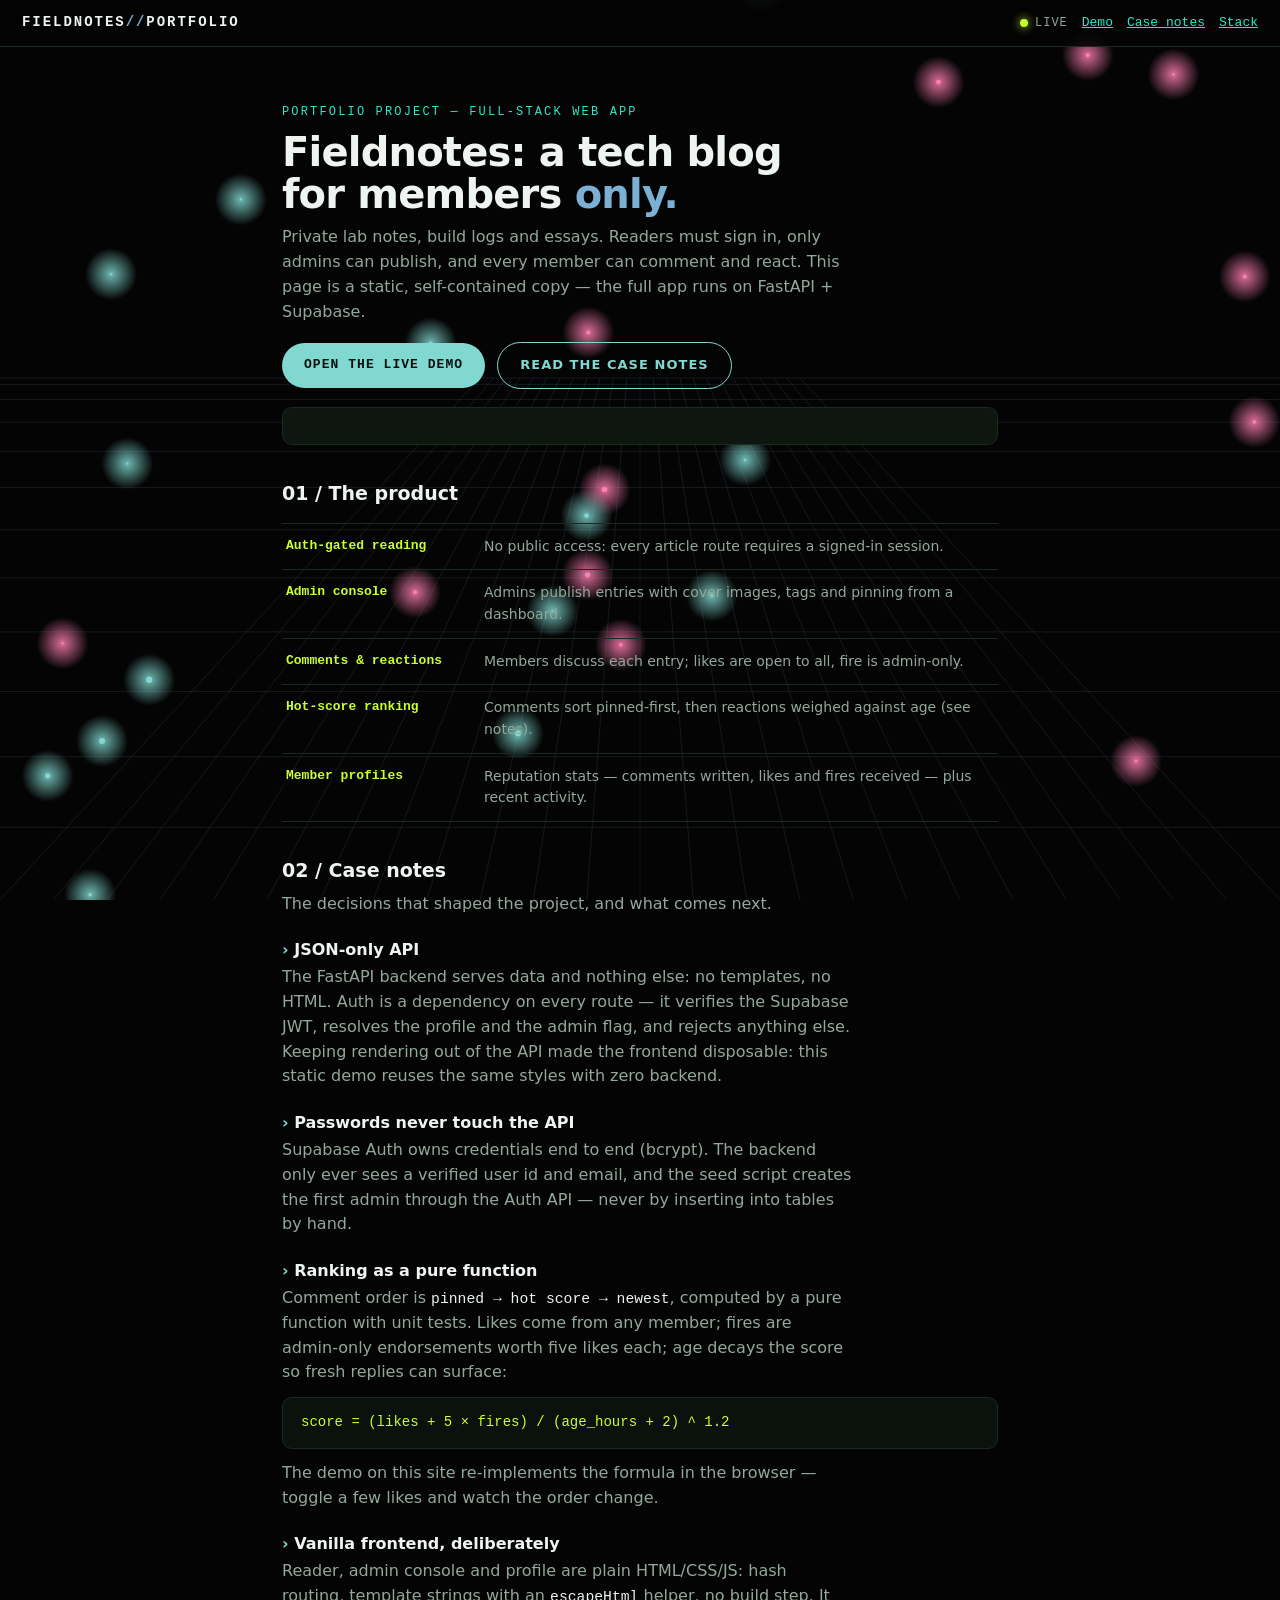
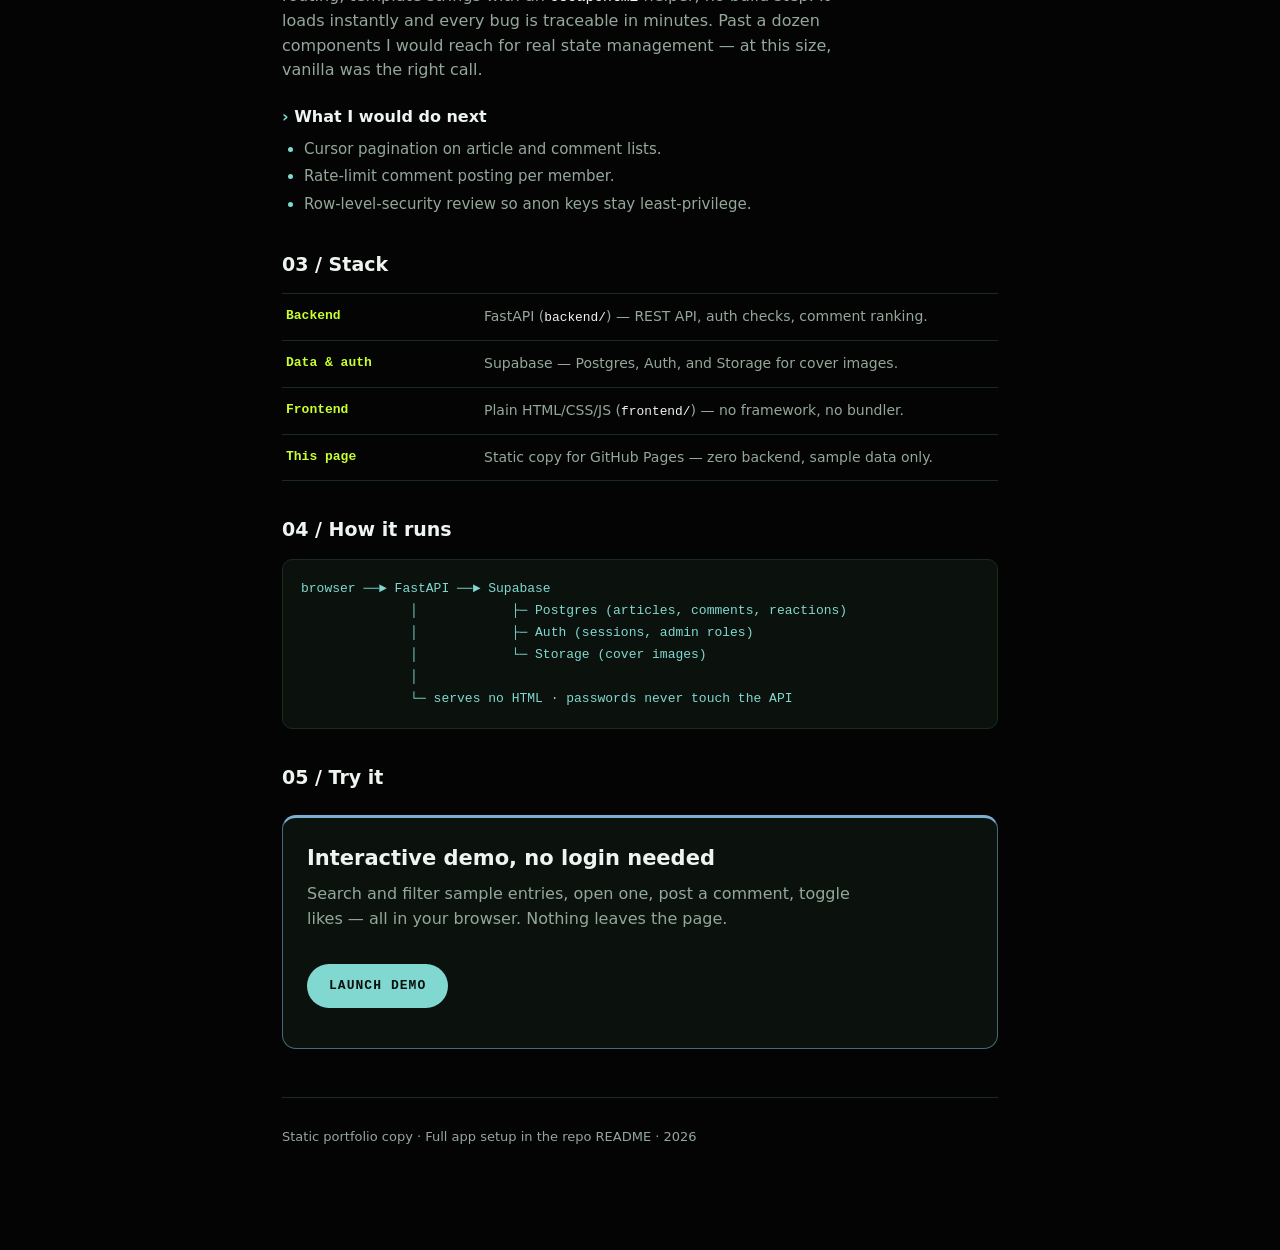
<file: docs/index.html>
<!DOCTYPE html>
<html lang="en">
<head>
<meta charset="UTF-8">
<meta name="viewport" content="width=device-width, initial-scale=1.0">
<title>Fieldnotes — Private Blog · Portfolio Project</title>
<meta name="description" content="Fieldnotes: a members-only tech blog. FastAPI + Supabase + vanilla JS. Portfolio case study with live static demo.">
<link rel="icon" href="data:image/svg+xml,%3Csvg xmlns='http://www.w3.org/2000/svg' viewBox='0 0 32 32'%3E%3Crect width='32' height='32' rx='6' fill='%23040404'/%3E%3Ctext x='16' y='23' font-family='monospace' font-size='18' font-weight='bold' fill='%23c8ff2e' text-anchor='middle'%3EF%3C/text%3E%3C/svg%3E">
<link rel="stylesheet" href="styles.css">
</head>
<body>
<a class="skip" href="#main">Skip to content</a>
<canvas id="bg" aria-hidden="true"></canvas>
<header class="topbar">
  <div class="brand">FIELDNOTES<b>//</b>PORTFOLIO</div>
  <nav aria-label="Sections">
    <span class="status"><i></i>LIVE</span>
    <a href="demo.html">Demo</a>
    <a href="#notes">Case notes</a>
    <a href="#stack">Stack</a>
  </nav>
</header>
<main id="main">
  <p class="kicker">Portfolio project — full-stack web app</p>
  <h1>Fieldnotes: a tech blog<br>for members <span class="hl">only.</span></h1>
  <p class="lede">Private lab notes, build logs and essays. Readers must sign in, only admins
  can publish, and every member can comment and react. This page is a static,
  self-contained copy — the full app runs on FastAPI + Supabase.</p>
  <p class="hero-cta">
    <a class="btn" href="demo.html">Open the live demo</a>
    <a class="btn-dashboard" href="#notes">Read the case notes</a>
  </p>
  <div class="ticker" aria-hidden="true"><span>FULL-STACK // FASTAPI + SUPABASE + VANILLA JS — AUTH REQUIRED — ADMIN PUBLISH ONLY —&nbsp;</span></div>

  <h2>01 / The product</h2>
  <dl class="rows">
    <div><dt>Auth-gated reading</dt><dd>No public access: every article route requires a signed-in session.</dd></div>
    <div><dt>Admin console</dt><dd>Admins publish entries with cover images, tags and pinning from a dashboard.</dd></div>
    <div><dt>Comments &amp; reactions</dt><dd>Members discuss each entry; likes are open to all, fire is admin-only.</dd></div>
    <div><dt>Hot-score ranking</dt><dd>Comments sort pinned-first, then reactions weighed against age (see notes).</dd></div>
    <div><dt>Member profiles</dt><dd>Reputation stats — comments written, likes and fires received — plus recent activity.</dd></div>
  </dl>

  <h2 id="notes">02 / Case notes</h2>
  <p class="lede">The decisions that shaped the project, and what comes next.</p>

  <h3 class="note-h">JSON-only API</h3>
  <p class="lede">The FastAPI backend serves data and nothing else: no templates, no HTML.
  Auth is a dependency on every route — it verifies the Supabase JWT, resolves
  the profile and the admin flag, and rejects anything else. Keeping rendering
  out of the API made the frontend disposable: this static demo reuses the same
  styles with zero backend.</p>

  <h3 class="note-h">Passwords never touch the API</h3>
  <p class="lede">Supabase Auth owns credentials end to end (bcrypt). The backend only ever
  sees a verified user id and email, and the seed script creates the first admin
  through the Auth API — never by inserting into tables by hand.</p>

  <h3 class="note-h">Ranking as a pure function</h3>
  <p class="lede">Comment order is <code>pinned → hot score → newest</code>, computed by a
  pure function with unit tests. Likes come from any member; fires are
  admin-only endorsements worth five likes each; age decays the score so fresh
  replies can surface:</p>
  <pre class="code">score = (likes + 5 × fires) / (age_hours + 2) ^ 1.2</pre>
  <p class="lede">The demo on this site re-implements the formula in the browser — toggle a
  few likes and watch the order change.</p>

  <h3 class="note-h">Vanilla frontend, deliberately</h3>
  <p class="lede">Reader, admin console and profile are plain HTML/CSS/JS: hash routing,
  template strings with an <code>escapeHtml</code> helper, no build step. It loads
  instantly and every bug is traceable in minutes. Past a dozen components I
  would reach for real state management — at this size, vanilla was the right call.</p>

  <h3 class="note-h">What I would do next</h3>
  <ul class="next">
    <li>Cursor pagination on article and comment lists.</li>
    <li>Rate-limit comment posting per member.</li>
    <li>Row-level-security review so anon keys stay least-privilege.</li>
  </ul>

  <h2 id="stack">03 / Stack</h2>
  <dl class="rows">
    <div><dt>Backend</dt><dd>FastAPI (<code>backend/</code>) — REST API, auth checks, comment ranking.</dd></div>
    <div><dt>Data &amp; auth</dt><dd>Supabase — Postgres, Auth, and Storage for cover images.</dd></div>
    <div><dt>Frontend</dt><dd>Plain HTML/CSS/JS (<code>frontend/</code>) — no framework, no bundler.</dd></div>
    <div><dt>This page</dt><dd>Static copy for GitHub Pages — zero backend, sample data only.</dd></div>
  </dl>

  <h2 id="how">04 / How it runs</h2>
  <pre class="arch">browser ──► FastAPI ──► Supabase
              │            ├─ Postgres (articles, comments, reactions)
              │            ├─ Auth (sessions, admin roles)
              │            └─ Storage (cover images)
              │
              └─ serves no HTML · passwords never touch the API</pre>

  <h2>05 / Try it</h2>
  <section class="card accent-top">
    <h3 class="card-title">Interactive demo, no login needed</h3>
    <p class="lede">Search and filter sample entries, open one, post a comment, toggle likes —
    all in your browser. Nothing leaves the page.</p>
    <p><a class="btn" href="demo.html">Launch demo</a></p>
  </section>

  <footer class="foot">
    <p class="meta">Static portfolio copy · Full app setup in the repo README · 2026</p>
  </footer>
</main>
<script src="background.js"></script>
</body>
</html>
</file>
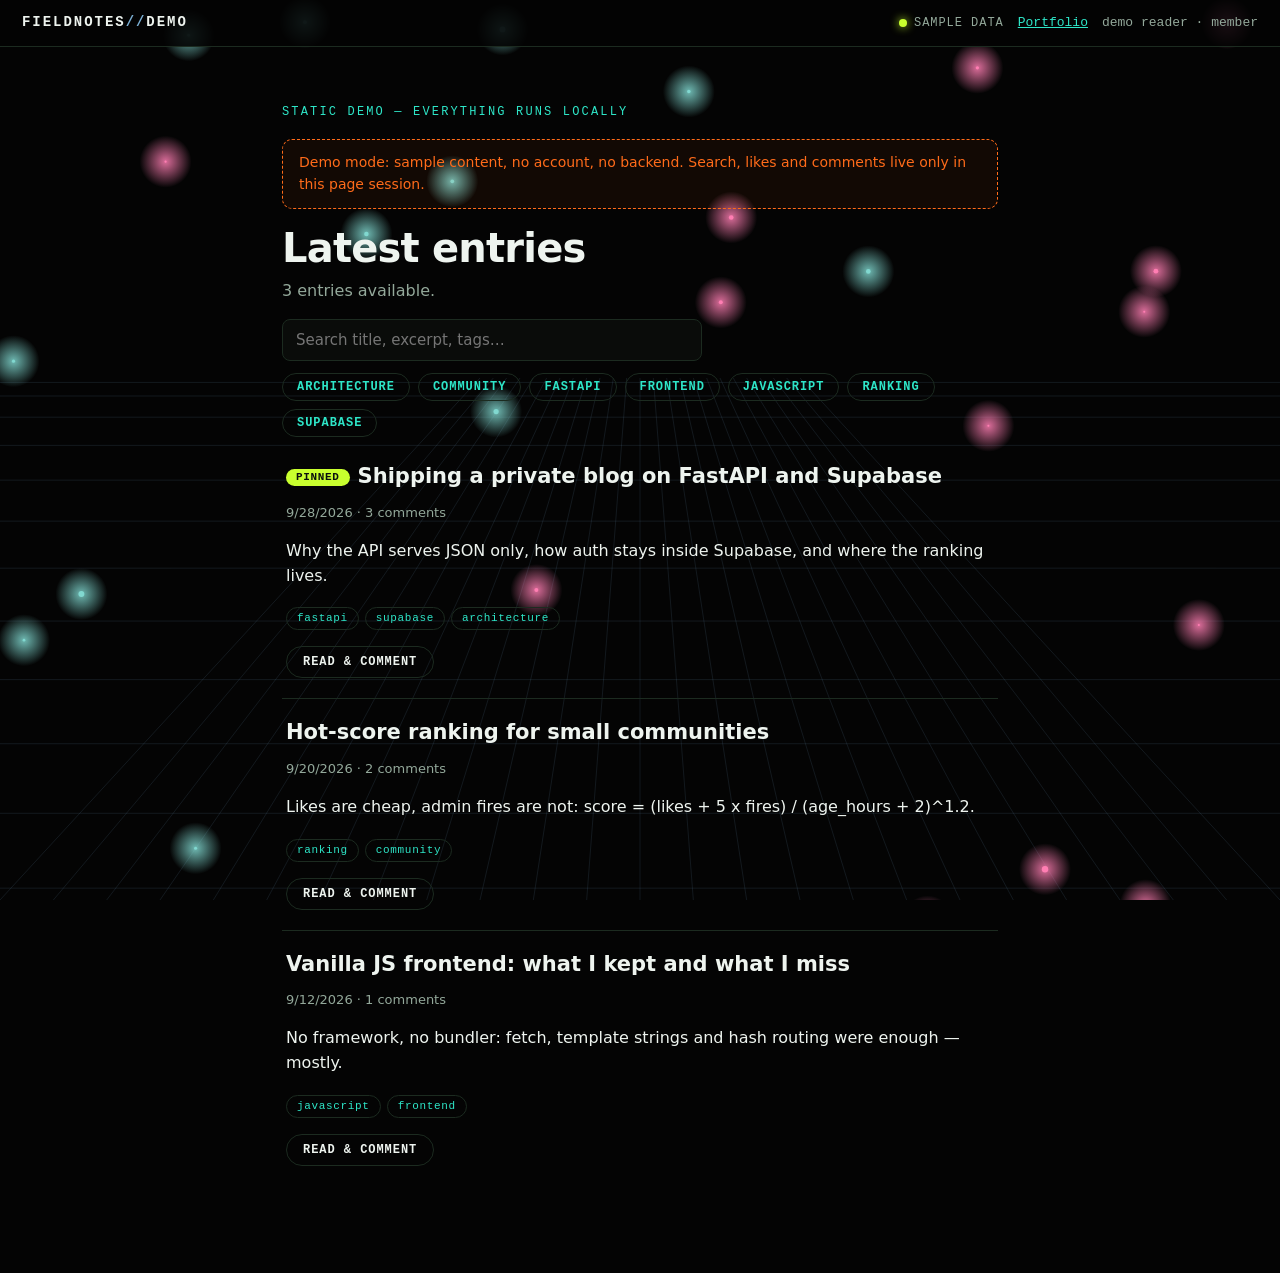
<file: docs/demo.html>
<!DOCTYPE html>
<html lang="en">
<head>
<meta charset="UTF-8">
<meta name="viewport" content="width=device-width, initial-scale=1.0">
<title>Demo — Fieldnotes</title>
<meta name="description" content="Static demo of the Fieldnotes private blog: search and filter sample articles, read, comment and react — fully in the browser.">
<link rel="icon" href="data:image/svg+xml,%3Csvg xmlns='http://www.w3.org/2000/svg' viewBox='0 0 32 32'%3E%3Crect width='32' height='32' rx='6' fill='%23040404'/%3E%3Ctext x='16' y='23' font-family='monospace' font-size='18' font-weight='bold' fill='%23c8ff2e' text-anchor='middle'%3EF%3C/text%3E%3C/svg%3E">
<link rel="stylesheet" href="styles.css">
</head>
<body>
<a class="skip" href="#main">Skip to content</a>
<canvas id="bg" aria-hidden="true"></canvas>
<header class="topbar">
  <div class="brand">FIELDNOTES<b>//</b>DEMO</div>
  <nav aria-label="Sections">
    <span class="status"><i></i>SAMPLE DATA</span>
    <a href="index.html">Portfolio</a>
    <span id="whoami" class="meta">demo reader · member</span>
  </nav>
</header>
<main id="main">
  <p class="kicker">Static demo — everything runs locally</p>
  <div class="demo-banner">Demo mode: sample content, no account, no backend. Search, likes and
  comments live only in this page session.</div>

  <section id="articlesView" aria-label="Articles">
    <h1>Latest entries</h1>
    <p class="lede" id="countLine"></p>
    <div class="filters">
      <label class="visually-hidden" for="searchInput">Search entries</label>
      <input id="searchInput" type="search" placeholder="Search title, excerpt, tags…" autocomplete="off">
      <div id="tagBar" class="tagbar" role="group" aria-label="Filter by tag"></div>
    </div>
    <div id="articles"></div>
  </section>

  <section id="detailView" aria-label="Article" hidden>
    <button id="backBtn" class="secondary small">← Back to entries</button>
    <article id="detail" class="detail"></article>
    <h2>Comments</h2>
    <p class="meta">Ranked pinned-first, then hot score, then newest — same formula as the API.</p>
    <form id="commentForm" class="card">
      <label for="commentBody">Join the discussion</label>
      <textarea id="commentBody" required maxlength="2000" placeholder="Share your take…"></textarea>
      <div id="commentError" class="error" role="alert"></div>
      <button type="submit" id="commentBtn">Post comment</button>
    </form>
    <div id="comments"></div>
  </section>
</main>
<script src="background.js"></script>
<script src="demo-data.js"></script>
<script src="demo.js"></script>
</body>
</html>
</file>
<file: docs/styles.css>
:root {
  --bg: #040404;
  --panel: #0b120d;
  --panel-2: #0e1610;
  --ink: #eef4ef;
  --muted: #93a89a;
  --line: #1c2b20;
  --lime: #c8ff2e;
  --tang: #ff6b1a;
  --cyan: #2ee6c8;
  --azure: #7bafd4;
  --tiffany: #81d8d0;
  --pink: #ff7eb3;
  --max: 760px;
}

* { box-sizing: border-box; }

html, body { height: 100%; }

body {
  margin: 0;
  background: var(--bg);
  color: var(--ink);
  font-family: system-ui, -apple-system, "Segoe UI", sans-serif;
  line-height: 1.55;
  overflow-x: hidden;
}

#bg {
  position: fixed;
  inset: 0;
  width: 100%;
  height: 100%;
  z-index: -1;
  display: block;
}

.topbar {
  position: sticky;
  top: 0;
  z-index: 5;
  display: flex;
  justify-content: space-between;
  align-items: center;
  padding: 12px 22px;
  background: rgba(4, 4, 4, 0.9);
  border-bottom: 1px solid var(--line);
}

.brand {
  font-family: ui-monospace, "Cascadia Code", Menlo, Consolas, monospace;
  font-weight: 700;
  font-size: 14px;
  letter-spacing: 0.14em;
  text-transform: uppercase;
}

.brand b { color: var(--azure); font-weight: 700; }

.topbar nav {
  display: flex;
  gap: 14px;
  align-items: center;
  font-size: 13px;
  font-family: ui-monospace, Menlo, Consolas, monospace;
}

.status {
  display: inline-flex;
  align-items: center;
  gap: 7px;
  color: var(--muted);
  font-size: 12px;
  letter-spacing: 0.08em;
}

.status i {
  width: 8px;
  height: 8px;
  border-radius: 50%;
  background: var(--lime);
  box-shadow: 0 0 10px var(--lime);
  animation: blink 2.2s infinite;
}

@keyframes blink {
  0%, 100% { opacity: 1; }
  50% { opacity: 0.35; }
}

main {
  max-width: var(--max);
  margin: 0 auto;
  padding: 56px 22px 90px;
}

.kicker {
  font-family: ui-monospace, Menlo, Consolas, monospace;
  font-size: 12px;
  letter-spacing: 0.18em;
  color: var(--cyan);
  text-transform: uppercase;
  margin: 0 0 10px;
}

h1 {
  font-size: 40px;
  line-height: 1.05;
  margin: 0 0 10px;
  font-weight: 800;
  letter-spacing: -0.02em;
}

h1 .hl { color: var(--azure); }

h2 {
  font-size: 19px;
  margin: 34px 0 6px;
  font-weight: 700;
}

.lede {
  color: var(--muted);
  font-size: 16px;
  margin: 0 0 6px;
  max-width: 56ch;
}

.card {
  background: var(--panel);
  border: 1px solid rgba(123, 175, 212, 0.55);
  border-radius: 14px;
  padding: 24px;
  margin: 22px 0;
}

.card.accent-top { border-top: 3px solid var(--azure); }
.card.warm-top { border-top: 3px solid var(--pink); }

.card-title { margin: 0 0 8px; font-size: 21px; }

label {
  display: block;
  font-family: ui-monospace, Menlo, Consolas, monospace;
  font-size: 12px;
  letter-spacing: 0.06em;
  text-transform: uppercase;
  color: var(--muted);
  margin: 14px 0 6px;
}

input, textarea {
  width: 100%;
  background: #0a0c0a;
  border: 1px solid var(--line);
  border-radius: 8px;
  padding: 11px 13px;
  font-size: 15px;
  color: var(--ink);
  font-family: system-ui, sans-serif;
}

input:focus, textarea:focus {
  outline: none;
  border-color: var(--azure);
}

textarea { min-height: 150px; resize: vertical; }

button, .btn {
  font-family: ui-monospace, Menlo, Consolas, monospace;
  font-size: 13px;
  font-weight: 700;
  letter-spacing: 0.08em;
  text-transform: uppercase;
  background: var(--tiffany);
  color: #0b100e;
  border: none;
  border-radius: 999px;
  padding: 12px 22px;
  cursor: pointer;
  margin-top: 16px;
  text-decoration: none;
  display: inline-block;
}

button:hover, .btn:hover { background: var(--pink); color: #0b100e; }
button:active { transform: translateY(1px); }

button.secondary {
  background: transparent;
  color: var(--ink);
  border: 1px solid var(--line);
  border-radius: 999px;
}

button.secondary:hover { border-color: var(--cyan); }

.btn-dashboard {
  display: inline-block;
  border: 1px solid var(--tiffany);
  color: var(--tiffany);
  border-radius: 999px;
  padding: 7px 18px;
  text-decoration: none;
  font-weight: 700;
  font-size: 12px;
  letter-spacing: 0.08em;
  text-transform: uppercase;
}

.btn-dashboard:hover {
  background: var(--pink);
  border-color: var(--pink);
  color: #0b100e;
}

a { color: var(--cyan); }

.error { color: #ff8a7a; font-size: 14px; min-height: 20px; }
.meta { color: var(--muted); font-size: 13px; }

.article {
  border-top: 1px solid var(--line);
  padding: 20px 4px;
}

.article:first-of-type { border-top: none; }

.article h3 {
  margin: 0 0 4px;
  font-size: 21px;
  line-height: 1.25;
}

.tag {
  display: inline-block;
  font-family: ui-monospace, monospace;
  font-size: 11px;
  letter-spacing: 0.06em;
  border: 1px solid var(--line);
  border-radius: 999px;
  padding: 2px 10px;
  margin-right: 6px;
  color: var(--cyan);
}

.ticker {
  overflow: hidden;
  white-space: nowrap;
  border: 1px solid var(--line);
  border-radius: 10px;
  background: var(--panel-2);
  padding: 9px 0;
  margin: 18px 0;
  font-family: ui-monospace, monospace;
  font-size: 12px;
  letter-spacing: 0.1em;
  color: var(--muted);
}

.ticker span {
  display: inline-block;
  padding-left: 100%;
  animation: tick 22s linear infinite;
}

@keyframes tick {
  from { transform: translateX(0); }
  to { transform: translateX(-100%); }
}

@media (prefers-reduced-motion: reduce) {
  .ticker span, .status i { animation: none; }
}

@media (max-width: 560px) {
  h1 { font-size: 30px; }
  .card { padding: 18px; }
}

.pin-badge {
  display: inline-block;
  font-family: ui-monospace, monospace;
  font-size: 11px;
  font-weight: 700;
  letter-spacing: 0.06em;
  text-transform: uppercase;
  color: #0b100e;
  background: var(--lime);
  border-radius: 999px;
  padding: 2px 10px;
  margin-right: 8px;
  vertical-align: middle;
}

button.small {
  padding: 8px 16px;
  margin-top: 0;
  font-size: 12px;
  flex-shrink: 0;
}

button:disabled {
  opacity: 0.55;
  cursor: wait;
}

[hidden] { display: none !important; }

.detail .body {
  white-space: pre-line;
  overflow-wrap: anywhere;
  margin-top: 14px;
}

#backBtn {
  margin-bottom: 18px;
}

#commentBody {
  min-height: 90px;
}

.comment {
  border-top: 1px solid var(--line);
  padding: 14px 4px;
}

.comment-body {
  margin: 6px 0 10px;
  overflow-wrap: anywhere;
  white-space: pre-line;
}

.comment-actions {
  display: flex;
  gap: 8px;
  flex-wrap: wrap;
}

.react.active {
  border-color: var(--tiffany);
  color: var(--tiffany);
}

.fire-static {
  align-self: center;
  border-color: var(--tang);
  color: var(--tang);
}

.hero-cta {
  display: flex;
  gap: 12px;
  flex-wrap: wrap;
  align-items: center;
  margin: 18px 0 6px;
}

.hero-cta .btn, .hero-cta .btn-dashboard { margin-top: 0; }
.hero-cta .btn-dashboard { padding: 12px 22px; font-size: 13px; }

.rows { margin: 14px 0 0; }

.rows > div {
  display: grid;
  grid-template-columns: 180px 1fr;
  gap: 6px 18px;
  padding: 12px 4px;
  border-top: 1px solid var(--line);
}

.rows > div:last-child { border-bottom: 1px solid var(--line); }

.rows dt {
  font-family: ui-monospace, Menlo, Consolas, monospace;
  font-size: 13px;
  font-weight: 700;
  color: var(--lime);
  margin: 0;
}

.rows dd {
  margin: 0;
  color: var(--muted);
  font-size: 14px;
}

.rows dd code, .lede code {
  font-family: ui-monospace, Menlo, Consolas, monospace;
  font-size: 0.92em;
  color: var(--ink);
}

@media (max-width: 560px) {
  .rows > div { grid-template-columns: 1fr; gap: 2px; }
}

.arch {
  font-family: ui-monospace, Menlo, Consolas, monospace;
  font-size: 13px;
  line-height: 1.7;
  background: var(--panel);
  border: 1px solid var(--line);
  border-radius: 10px;
  padding: 18px;
  overflow-x: auto;
  color: var(--tiffany);
  margin: 14px 0;
}

.demo-banner {
  border: 1px dashed var(--tang);
  border-radius: 10px;
  padding: 12px 16px;
  margin: 18px 0;
  font-size: 14px;
  color: var(--tang);
  background: rgba(255, 107, 26, 0.06);
}

.foot {
  margin-top: 48px;
  border-top: 1px solid var(--line);
  padding-top: 16px;
}

.foot b { color: var(--ink); font-weight: 700; }

.skip {
  position: absolute;
  left: -9999px;
  top: 8px;
  z-index: 20;
  background: var(--lime);
  color: #0b100e;
  font-family: ui-monospace, Menlo, Consolas, monospace;
  font-size: 13px;
  font-weight: 700;
  padding: 8px 16px;
  border-radius: 8px;
  text-decoration: none;
}

.skip:focus { left: 8px; }

.visually-hidden {
  position: absolute;
  width: 1px;
  height: 1px;
  overflow: hidden;
  clip: rect(0 0 0 0);
  white-space: nowrap;
}

a:focus-visible, button:focus-visible, input:focus-visible, textarea:focus-visible {
  outline: 2px solid var(--lime);
  outline-offset: 2px;
}

.note-h {
  font-size: 16px;
  font-weight: 700;
  margin: 22px 0 2px;
  color: var(--ink);
}

.note-h::before {
  content: "› ";
  color: var(--tiffany);
}

.code {
  font-family: ui-monospace, Menlo, Consolas, monospace;
  font-size: 14px;
  background: var(--panel);
  border: 1px solid var(--line);
  border-radius: 10px;
  padding: 14px 18px;
  overflow-x: auto;
  color: var(--lime);
  margin: 12px 0;
}

.next {
  margin: 8px 0 0;
  padding-left: 22px;
  color: var(--muted);
  font-size: 15px;
}

.next li { margin: 4px 0; }
.next li::marker { color: var(--tiffany); }

.filters { margin: 16px 0 6px; }

#searchInput {
  max-width: 420px;
}

.tagbar {
  display: flex;
  gap: 8px;
  flex-wrap: wrap;
  margin-top: 12px;
}

.tagpill {
  margin-top: 0;
  background: transparent;
  color: var(--cyan);
  border: 1px solid var(--line);
  border-radius: 999px;
  padding: 6px 14px;
  font-size: 12px;
  font-weight: 700;
}

.tagpill:hover { border-color: var(--cyan); background: transparent; color: var(--cyan); }

.tagpill.on {
  background: var(--cyan);
  border-color: var(--cyan);
  color: #0b100e;
}

.tagpill.on:hover { color: #0b100e; }
</file>
